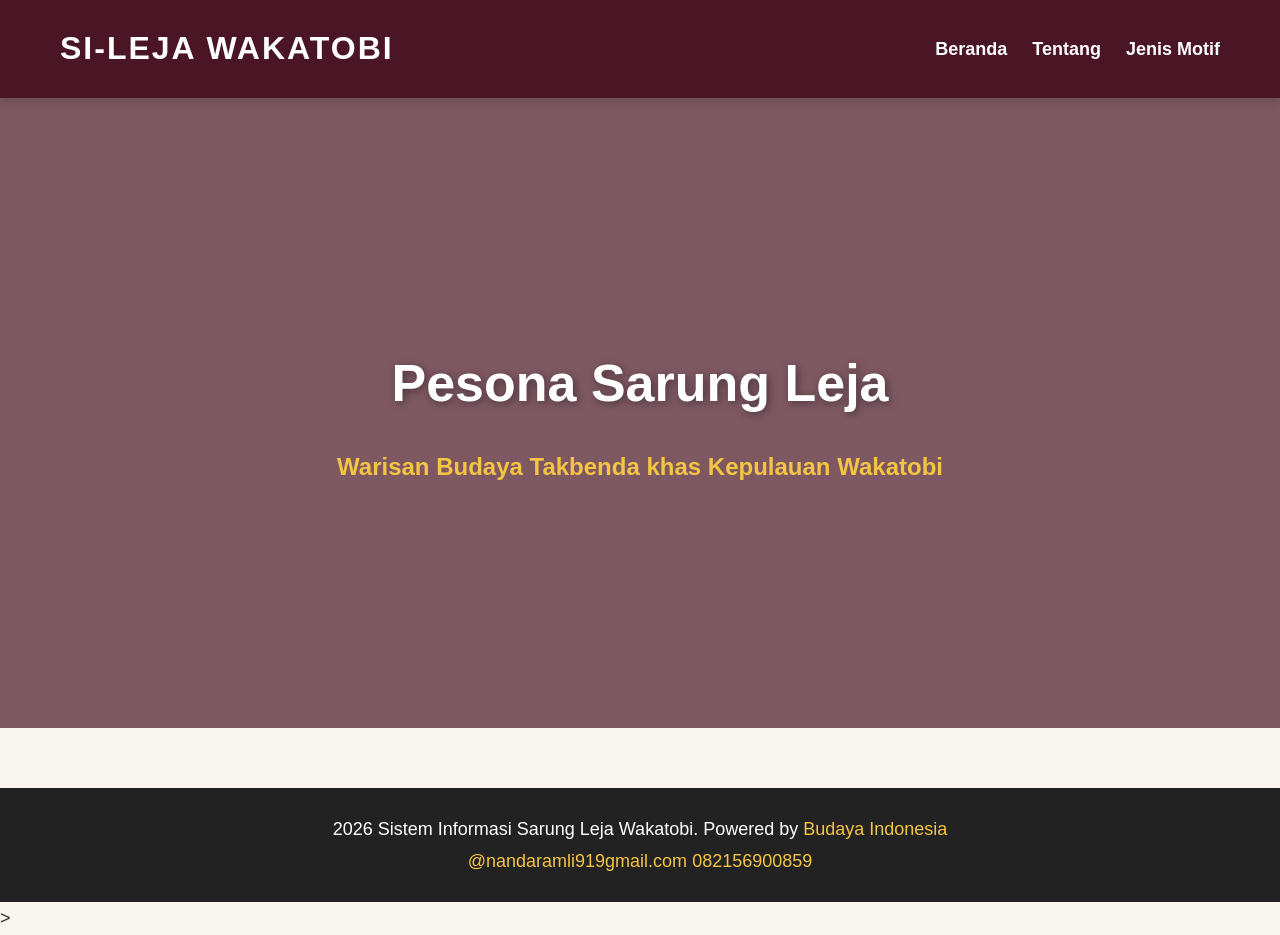
<file: index.html>
<!DOCTYPE html>
<html lang="id">
<head>
    <meta charset="UTF-8">
    <meta name="viewport" content="width=device-width, initial-scale=1.0">
    <title>NANDARAMLI Sarung Leja - Wakatobi</title>
    <link rel="stylesheet" href="style.css.css">
</head>
<body>

    <header id="home">
        <h1>SI-LEJA WAKATOBI</h1>
        <nav>
            <ul>
                <li>
                    <LI class="active">
                        <a href="HOME.HTML">Beranda</a>
                    </li>
                <li class="li active">
                    <a href="TENTANG.HTML">Tentang</a>
                </li>
                <li class="li active">
                    <a href="MOTIF.HTML">Jenis Motif</a>
                </li>
            </ul>
        </nav>
    </header>

    <div class="hero">
        <h2>Pesona Sarung Leja</h2>
        <p>Warisan Budaya Takbenda khas Kepulauan Wakatobi</p>
    </div>

  
     

    </div>
    

    <footer>
        <p> 2026 Sistem Informasi Sarung Leja Wakatobi. Powered by <span>Budaya Indonesia</span></p> 
        <span>@nandaramli919gmail.com</span> <span>082156900859</span>
    </footer>

    
</body>
</html>>
</file>
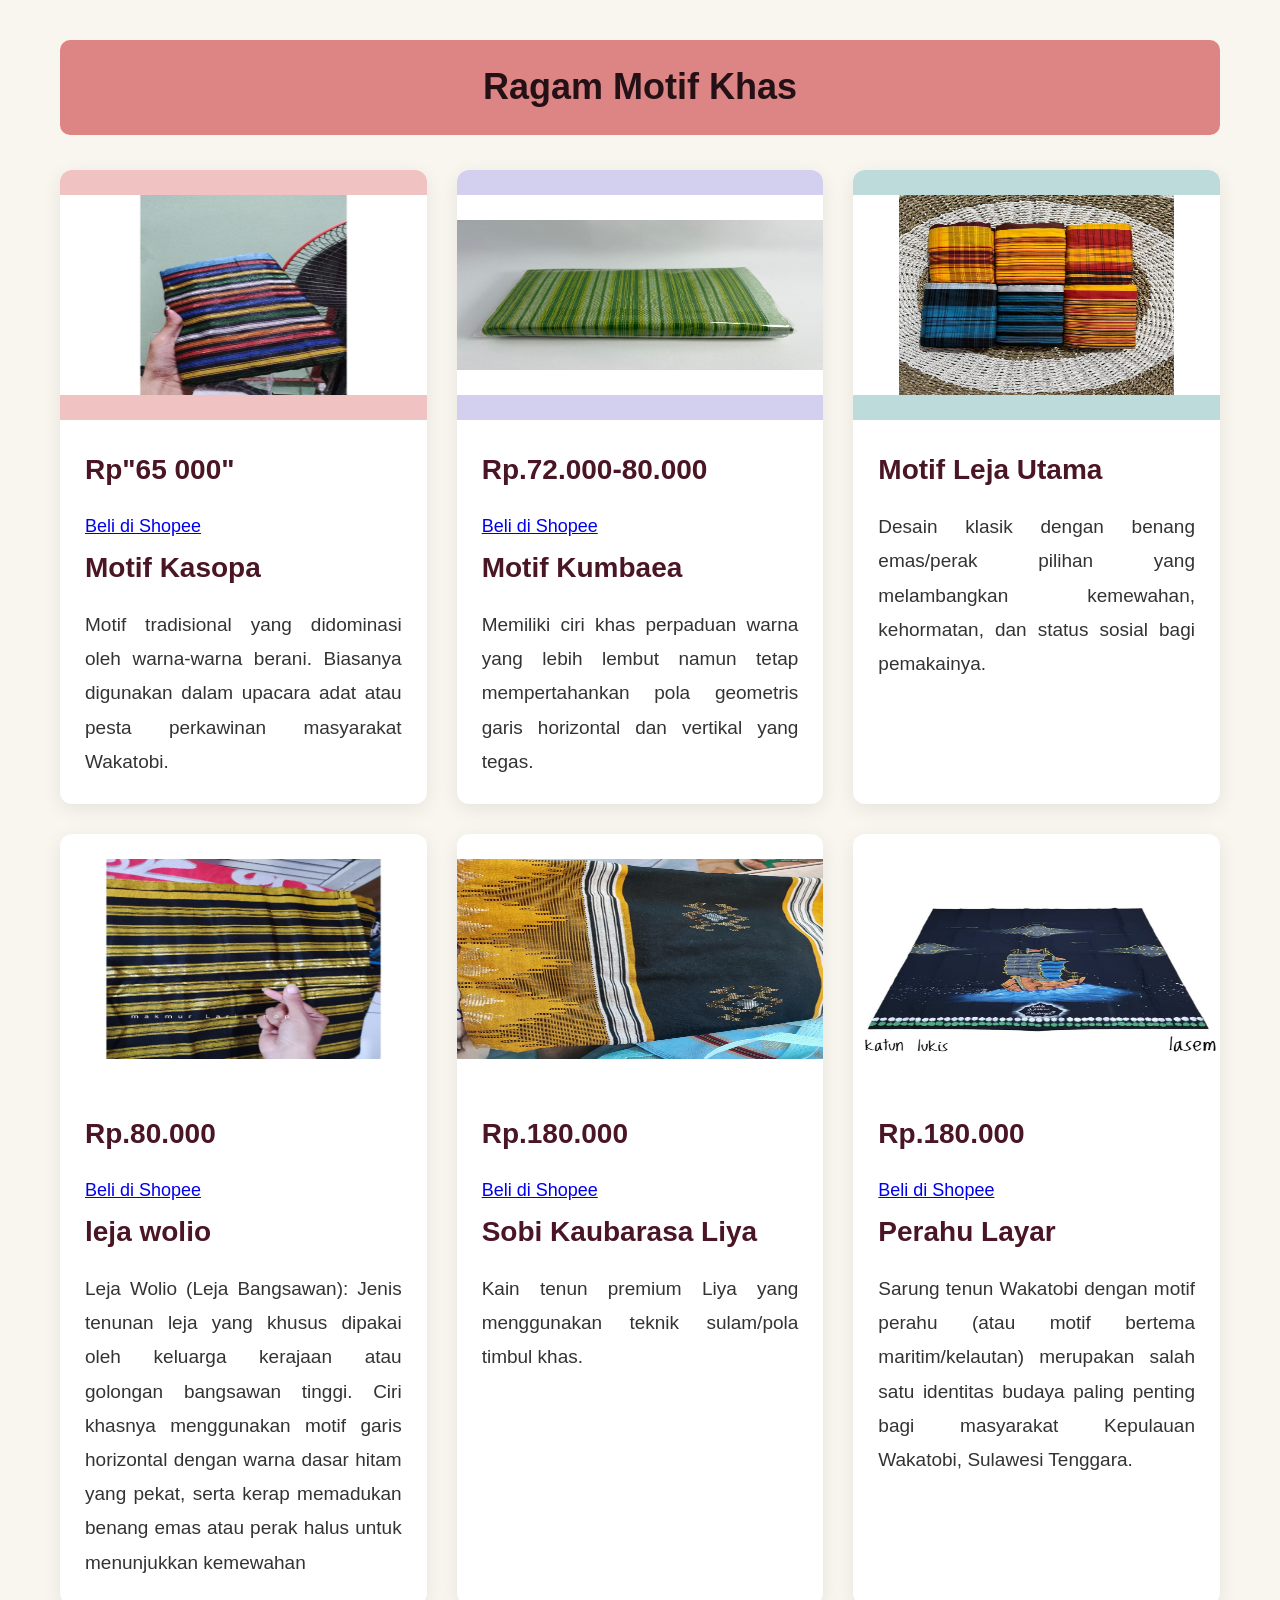
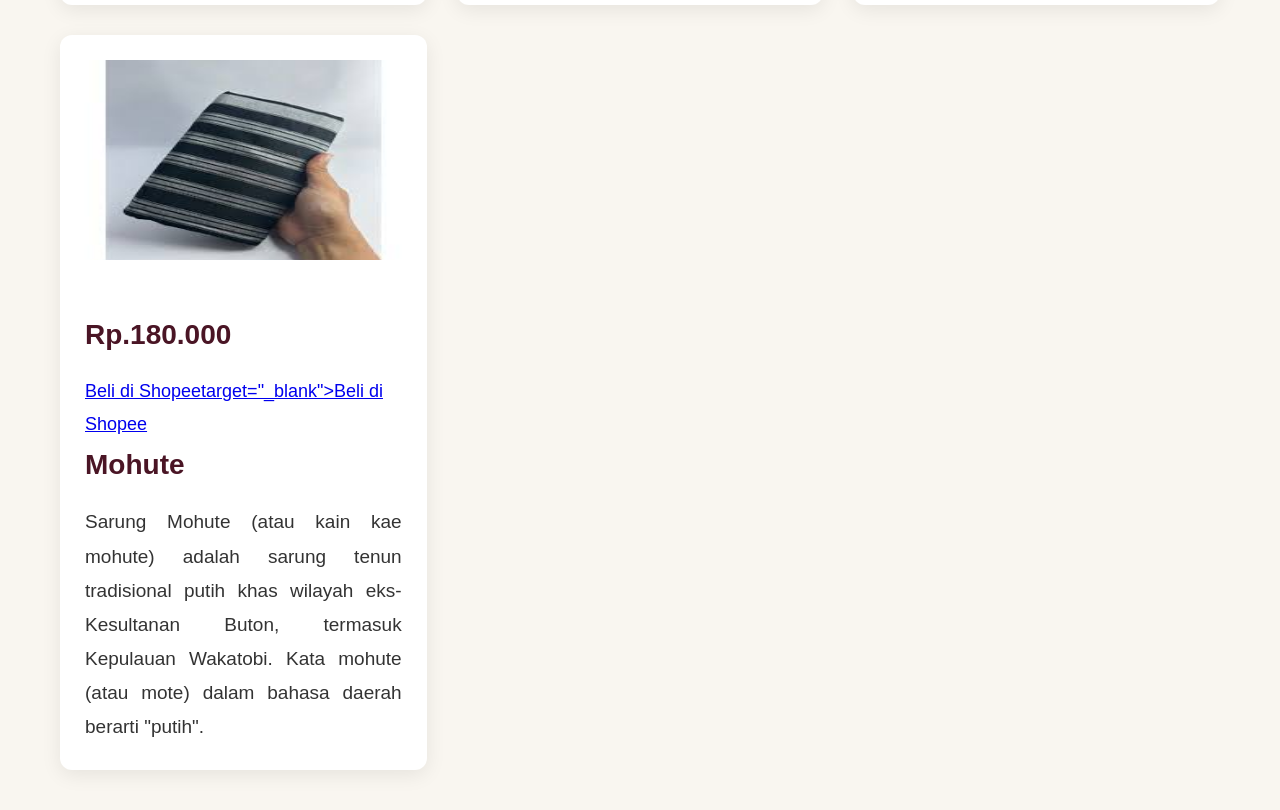
<file: MOTIF.HTML>
<html>
    <head>
        <title>Jenis motif</title>
        <link rel="stylesheet" href="style.css.css">
    </head>
    <body>
        <div class="container">
       <section id="motif">
            <h2 class="motif-title">Ragam Motif Khas</h2>

            <div class="grid-motif">
                <div class="card">
                    <div class="card-img bg-motif1">
                    <img src="kasopa.jpg" width="380" height="200" alt="motif kasopa">
                    </div>
                    <div class="card-content">
                         <h4>Rp"65 000"</h4>
                          <a href="https://shopee.co.id/Sarung-Tenun-Buton-Wakatobi-Sarung-Muna-Bahan-Katun-Halus-Motif-Kotak-Pria-i.1432863638.55354480984" target="_blank">Beli di Shopee</a>
                        <h4>Motif Kasopa</h4>
                        <p>Motif tradisional yang didominasi oleh warna-warna berani. Biasanya digunakan dalam upacara adat atau pesta perkawinan masyarakat Wakatobi.</p>
                    </div>
                </div>

                <div class="card">
                    <div class="card-img bg-motif2">
                       <img src="leja kumbaea.jpg" width="380" height="200" alt="motif kumbaea">
                    </div>
                    <div class="card-content">
                        <h4>Rp.72.000-80.000</h4>
                         <a href="https://shopee.co.id/Sarung-Buton-Muna-Wakatobi-Motif-Leja-%28Salur%29-%E2%80%93-Sarung-Tradisional-Wanita-Elegan-i.1432863638.41177937331" target="_blank">Beli di Shopee</a>
                        <h4>Motif Kumbaea</h4>
                        <p>Memiliki ciri khas perpaduan warna yang lebih lembut namun tetap mempertahankan pola geometris garis horizontal dan vertikal yang tegas.</p>
                    </div>
                </div>

                <div class="card">
                    <div class="card-img bg-motif3">
                         <img src="leja utama.jpg" width="380" height="200" alt="motif leja utama">
                    </div>
                    <div class="card-content">
                        <h4>Motif Leja Utama</h4>
                        <p>Desain klasik dengan benang emas/perak pilihan yang melambangkan kemewahan, kehormatan, dan status sosial bagi pemakainya.</p>
                    </div>
                </div>
                <div class="card">
                    <div class="card-img bg-motif4">
                         <img src="leja wolio.jpg" width="380" height="200" alt="motif leja wolio">
                    </div>
                    <div class="card-content">
                        <h4>Rp.80.000</h4>
                        <a href="https://shopee.co.id/sarung-buton-mengkilat-i.306562587.25852642210" target="_blank">Beli di Shopee</a>        
                        <h4>leja wolio</h4>
                           <p>Leja Wolio (Leja Bangsawan): Jenis tenunan leja yang khusus dipakai oleh keluarga kerajaan atau golongan bangsawan tinggi. Ciri khasnya menggunakan motif garis horizontal dengan warna dasar hitam yang pekat, serta kerap memadukan benang emas atau perak halus untuk menunjukkan kemewahan</p>
                     </div>
                </div>
                <div class="card ">
                    <div class="card-img bg-motif5">
                         <img src="sobi kaubarasa liya.png" width="380" height="200" alt="motif leja wolio">
                    </div>
                    <div class="card-content">
                        <h4>Rp.180.000</h4>
                        <a href="https://shopee.co.id/NIYA-TENUN-Kain-Tenun-Jepara-Sulam-Bordir-Parungki-Khas-Adat-Tradisional-Motif-Toraja-i.549564772.29504755064" target="_blank">Beli di Shopee</a>        
                        <h4>Sobi Kaubarasa Liya</h4>
                        <p>Kain tenun premium Liya yang menggunakan teknik sulam/pola timbul khas.</p>
                     </div>
              </div>
                <div class="card ">
                    <div class="card-img bg-motif6">
                         <img src="perahu layar.jpg" width="380" height="200" alt="motif leja wolio">
                    </div>
                    <div class="card-content">
                        <h4>Rp.180.000</h4>
                        <a href="https://shopee.co.id/Sarung-Motif-Kapal-Layar-Bahan-Katun-Asli-Sarung-Dewasa-Sarung-Lukis-Ornamen-i.64900842.42404207372" target="_blank">Beli di Shopee</a>        
                        <h4>Perahu Layar</h4>
                        <p>Sarung tenun Wakatobi dengan motif perahu (atau motif bertema maritim/kelautan) merupakan salah satu identitas budaya paling penting bagi masyarakat Kepulauan Wakatobi, Sulawesi Tenggara.</p>
                    </div>
                </div>
                  <div class="card ">
                    <div class="card-img bg-motif7">
                         <img src="mohute.jpg" width="380" height="200" alt="motif leja wolio">
                    </div>
                    <div class="card-content">
                        <h4>Rp.180.000</h4>
                        <a href="https://shopee.co.id/sarung-Buton-Sarung-Muna-Sarung-Wakatobi-i.1432863638.47854446454"  target="_blank">Beli di Shopeetarget="_blank">Beli di Shopee  </a>        
                        <h4>Mohute</h4>
                        <p>Sarung Mohute (atau kain kae mohute) adalah sarung tenun tradisional putih khas wilayah eks-Kesultanan Buton, termasuk Kepulauan Wakatobi. Kata mohute (atau mote) dalam bahasa daerah berarti "putih".</p>
                    </div>
                    
        </section> 
    </body>
</html>
</file>
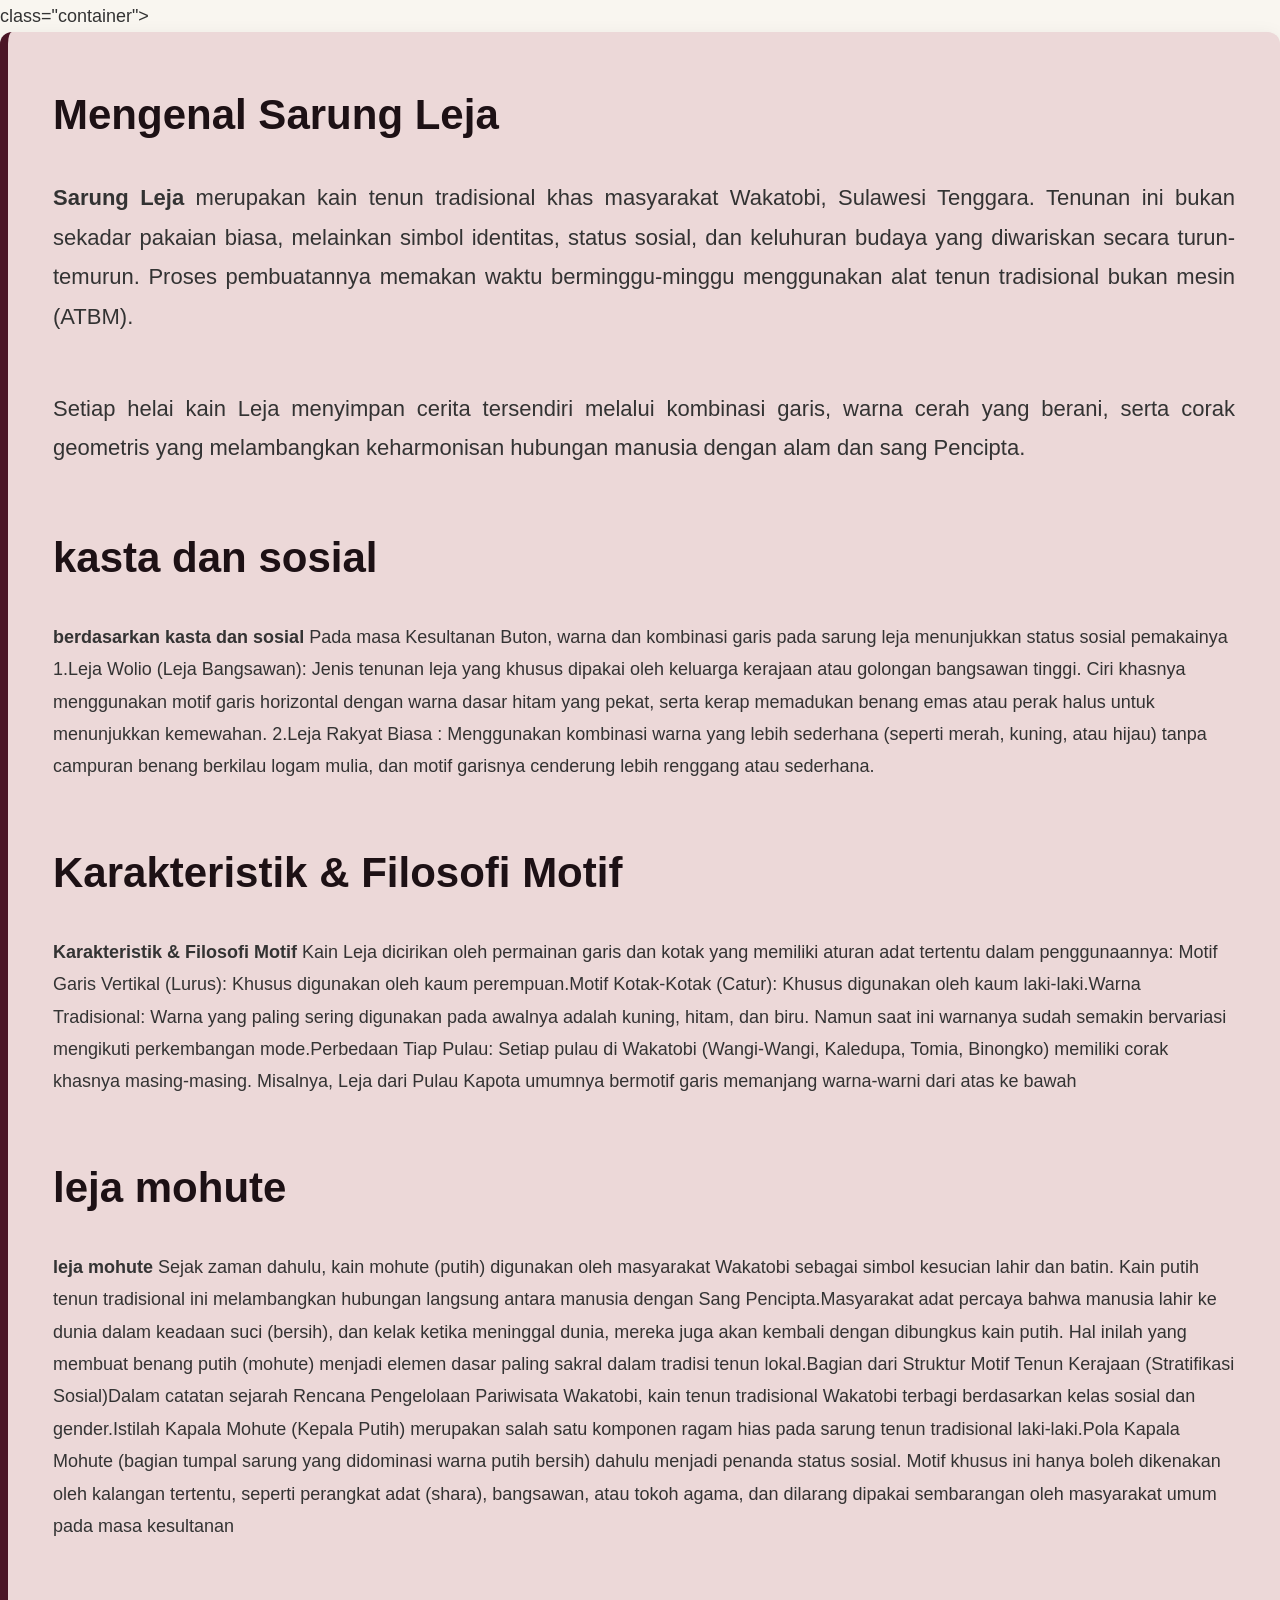
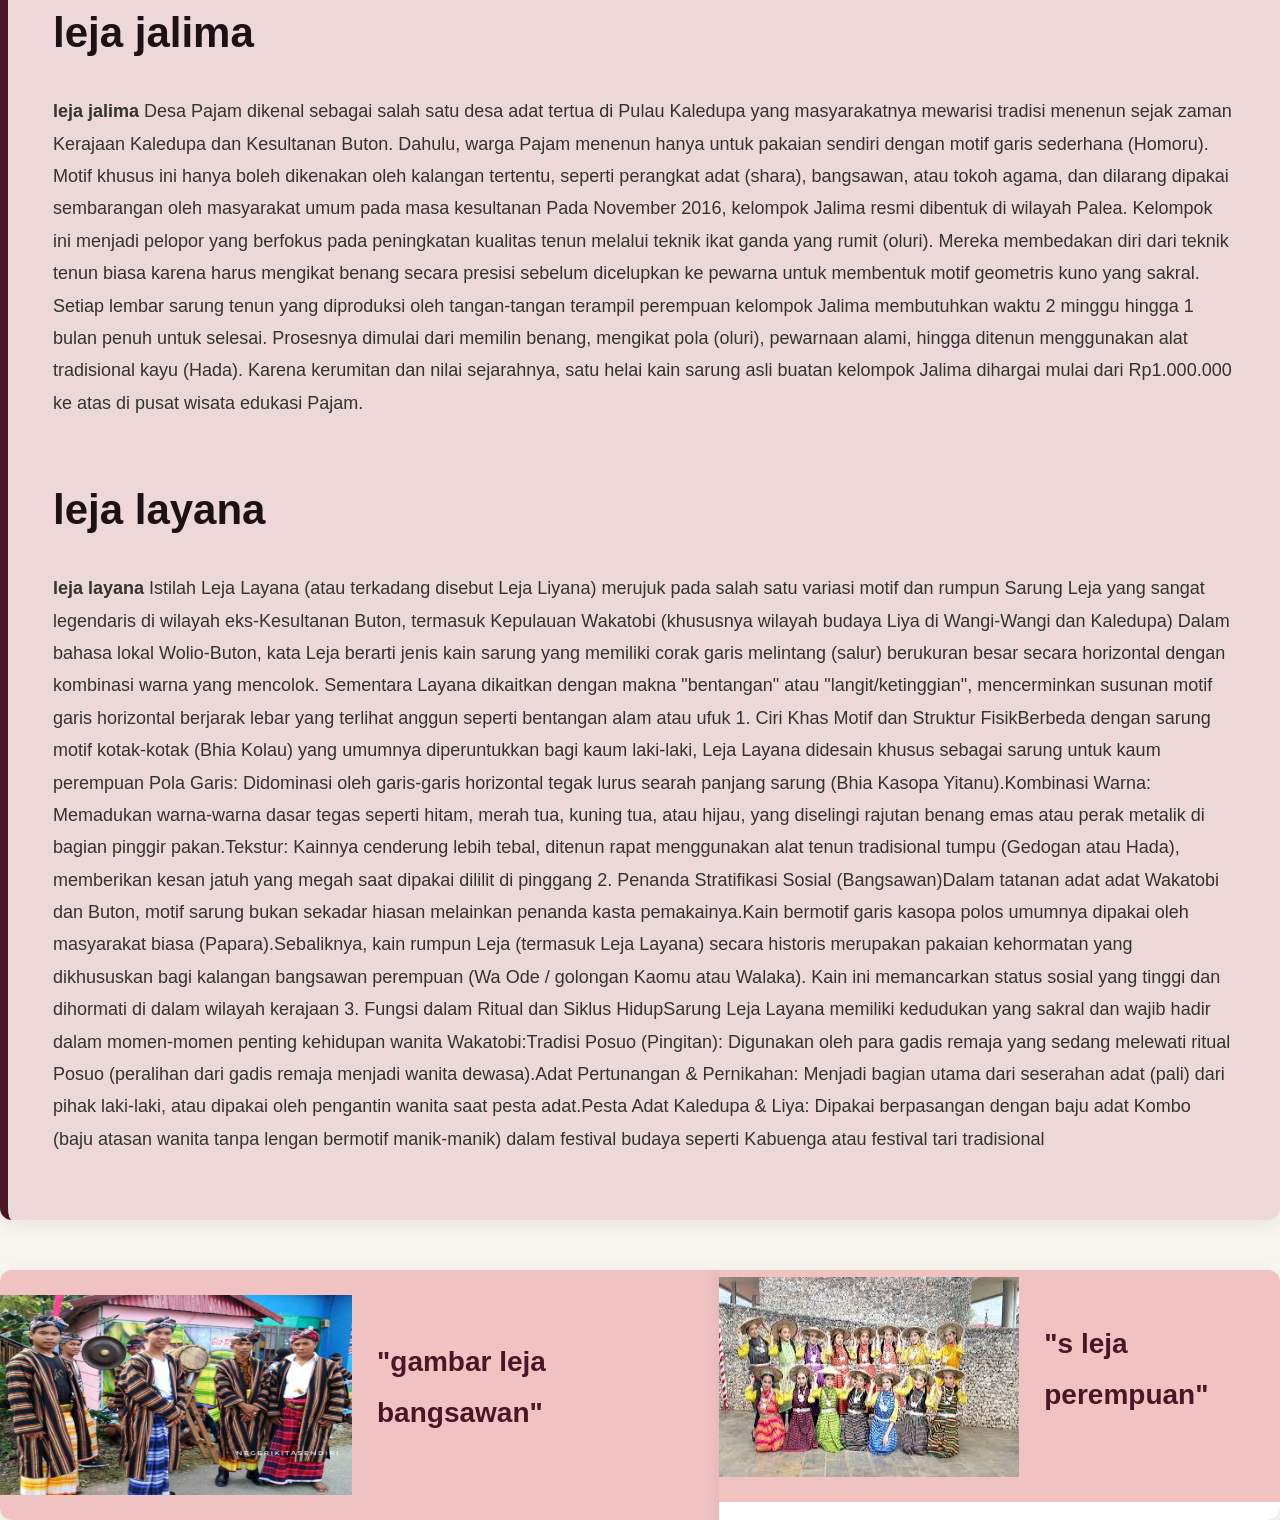
<file: TENTANG.HTML>
<html>
    <head>
        <title>TENTANG</title>
         <link rel="stylesheet" href="style.css.css">
    </head>
    <body>
        class="container">

        <section id="tentang" class="tentang">
            <h3>Mengenal Sarung Leja</h3>
            <p>
                <strong>Sarung Leja</strong> merupakan kain tenun tradisional khas masyarakat Wakatobi, Sulawesi Tenggara.
                Tenunan ini bukan sekadar pakaian biasa, melainkan simbol identitas, status sosial, dan keluhuran budaya
                yang diwariskan secara turun-temurun. Proses pembuatannya memakan waktu berminggu-minggu menggunakan alat tenun tradisional bukan mesin (ATBM).

            </p>
            <br>
            <p>
                Setiap helai kain Leja menyimpan cerita tersendiri melalui kombinasi garis, warna cerah yang berani,
                serta corak geometris yang melambangkan keharmonisan hubungan manusia dengan alam dan sang Pencipta.
           
            </p>
            <br>
             <h3>kasta dan sosial</h3>
                <strong>berdasarkan kasta dan sosial</strong>
                Pada masa Kesultanan Buton, warna dan kombinasi garis pada sarung leja menunjukkan status sosial pemakainya
                1.Leja Wolio (Leja Bangsawan): Jenis tenunan leja yang khusus dipakai oleh keluarga kerajaan atau golongan bangsawan tinggi. Ciri khasnya menggunakan motif garis horizontal dengan warna dasar hitam yang pekat, serta kerap memadukan benang emas atau perak halus untuk menunjukkan kemewahan.
                2.Leja Rakyat Biasa : Menggunakan kombinasi warna yang lebih sederhana (seperti merah, kuning, atau hijau) tanpa campuran benang berkilau logam mulia, dan motif garisnya cenderung lebih renggang atau sederhana.
            <br>
            <p>

                 </p>
            <br>
             <h3>Karakteristik & Filosofi Motif</h3>
                <strong>Karakteristik & Filosofi Motif</strong>
                Kain Leja dicirikan oleh permainan garis dan kotak yang memiliki aturan adat tertentu dalam penggunaannya:
                Motif Garis Vertikal (Lurus): Khusus digunakan oleh kaum perempuan.Motif Kotak-Kotak (Catur): Khusus digunakan oleh kaum laki-laki.Warna Tradisional: Warna yang paling sering digunakan pada awalnya adalah kuning, hitam, dan biru. Namun saat ini warnanya sudah semakin bervariasi mengikuti perkembangan mode.Perbedaan Tiap Pulau: Setiap pulau di Wakatobi (Wangi-Wangi, Kaledupa, Tomia, Binongko) memiliki corak khasnya masing-masing. Misalnya, Leja dari Pulau Kapota umumnya bermotif garis memanjang warna-warni dari atas ke bawah
            <br>
            <p>

                
              </p>
            <br>
             <h3>leja mohute</h3>
                <strong>leja mohute</strong>
                Sejak zaman dahulu, kain mohute (putih) digunakan oleh masyarakat Wakatobi sebagai simbol kesucian lahir dan batin. Kain putih tenun tradisional ini melambangkan hubungan langsung antara manusia dengan Sang Pencipta.Masyarakat adat percaya bahwa manusia lahir ke dunia dalam keadaan suci (bersih), dan kelak ketika meninggal dunia, mereka juga akan kembali dengan dibungkus kain putih. 
                Hal inilah yang membuat benang putih (mohute) menjadi elemen dasar paling sakral dalam tradisi tenun lokal.Bagian dari Struktur Motif Tenun Kerajaan (Stratifikasi Sosial)Dalam catatan sejarah Rencana Pengelolaan Pariwisata Wakatobi, kain tenun tradisional Wakatobi terbagi berdasarkan kelas sosial dan gender.Istilah Kapala Mohute (Kepala Putih) merupakan salah satu komponen ragam hias pada sarung tenun tradisional laki-laki.Pola Kapala Mohute (bagian tumpal sarung yang didominasi warna putih bersih) dahulu menjadi penanda status sosial. 
                Motif khusus ini hanya boleh dikenakan oleh kalangan tertentu, seperti perangkat adat (shara), bangsawan, atau tokoh agama, dan dilarang dipakai sembarangan oleh masyarakat umum pada masa kesultanan
             <br>
            <p>

                   </p>
            <br>
             <h3>leja jalima</h3>
                <strong>leja jalima</strong>
               Desa Pajam dikenal sebagai salah satu desa adat tertua di Pulau Kaledupa yang masyarakatnya mewarisi tradisi menenun sejak zaman Kerajaan Kaledupa dan Kesultanan Buton. Dahulu, warga Pajam menenun hanya untuk pakaian sendiri dengan motif garis sederhana (Homoru).
                Motif khusus ini hanya boleh dikenakan oleh kalangan tertentu, seperti perangkat adat (shara), bangsawan, atau tokoh agama, dan dilarang dipakai sembarangan oleh masyarakat umum pada masa kesultanan
           Pada November 2016, kelompok Jalima resmi dibentuk di wilayah Palea. Kelompok ini menjadi pelopor yang berfokus pada peningkatan kualitas tenun melalui teknik ikat ganda yang rumit (oluri). Mereka membedakan diri dari teknik tenun biasa karena harus mengikat benang secara presisi sebelum dicelupkan ke pewarna untuk membentuk motif geometris kuno yang sakral.
           Setiap lembar sarung tenun yang diproduksi oleh tangan-tangan terampil perempuan kelompok Jalima membutuhkan waktu 2 minggu hingga 1 bulan penuh untuk selesai. Prosesnya dimulai dari memilin benang, mengikat pola (oluri), pewarnaan alami, hingga ditenun menggunakan alat tradisional kayu (Hada). Karena kerumitan dan nilai sejarahnya, satu helai kain sarung asli buatan kelompok Jalima dihargai mulai dari Rp1.000.000 ke atas di pusat wisata edukasi Pajam.

                <br>
            
            <p>
                
                   </p>
            <br>
             <h3>leja layana</h3>
                <strong>leja layana</strong>
              Istilah Leja Layana (atau terkadang disebut Leja Liyana) merujuk pada salah satu variasi motif dan rumpun Sarung Leja yang sangat legendaris di wilayah eks-Kesultanan Buton, termasuk Kepulauan Wakatobi (khususnya wilayah budaya Liya di Wangi-Wangi dan Kaledupa)
              Dalam bahasa lokal Wolio-Buton, kata Leja berarti jenis kain sarung yang memiliki corak garis melintang (salur) berukuran besar secara horizontal dengan kombinasi warna yang mencolok. Sementara Layana dikaitkan dengan makna "bentangan" atau "langit/ketinggian", mencerminkan susunan motif garis horizontal berjarak lebar yang terlihat anggun seperti bentangan alam atau ufuk

                1. Ciri Khas Motif dan Struktur FisikBerbeda dengan sarung motif kotak-kotak (Bhia Kolau) yang umumnya diperuntukkan bagi kaum laki-laki, Leja Layana didesain khusus sebagai sarung untuk kaum perempuan
                Pola Garis: Didominasi oleh garis-garis horizontal tegak lurus searah panjang sarung (Bhia Kasopa Yitanu).Kombinasi Warna: Memadukan warna-warna dasar tegas seperti hitam, merah tua, kuning tua, atau hijau, yang diselingi rajutan benang emas atau perak metalik di bagian pinggir pakan.Tekstur: Kainnya cenderung lebih tebal, ditenun rapat menggunakan alat tenun tradisional tumpu (Gedogan atau Hada), memberikan kesan jatuh yang megah saat dipakai dililit di pinggang
                2. Penanda Stratifikasi Sosial (Bangsawan)Dalam tatanan adat adat Wakatobi dan Buton, motif sarung bukan sekadar hiasan melainkan penanda kasta pemakainya.Kain bermotif garis kasopa polos umumnya dipakai oleh masyarakat biasa (Papara).Sebaliknya, kain rumpun Leja (termasuk Leja Layana) secara historis merupakan pakaian kehormatan yang dikhususkan bagi kalangan bangsawan perempuan (Wa Ode / golongan Kaomu atau Walaka). Kain ini memancarkan status sosial yang tinggi dan dihormati di dalam wilayah kerajaan
                3. Fungsi dalam Ritual dan Siklus HidupSarung Leja Layana memiliki kedudukan yang sakral dan wajib hadir dalam momen-momen penting kehidupan wanita Wakatobi:Tradisi Posuo (Pingitan): Digunakan oleh para gadis remaja yang sedang melewati ritual Posuo (peralihan dari gadis remaja menjadi wanita dewasa).Adat Pertunangan & Pernikahan: Menjadi bagian utama dari seserahan adat (pali) dari pihak laki-laki, atau dipakai oleh pengantin wanita saat pesta adat.Pesta Adat Kaledupa & Liya: Dipakai berpasangan dengan baju adat Kombo (baju atasan wanita tanpa lengan bermotif manik-manik) dalam festival budaya seperti Kabuenga atau festival tari tradisional
                
            <br>
            
            <p>
        </section>
      
 <div class="grid-motif">
                <div class="card">
                    <div class="card-img bg-motif1">
                    <img src="bangsawan.jpeg" width="380" height="200" alt="motif kasopa">
                     <div class="card-content">
                         <h4>"gambar leja bangsawan"</h4>
                </div>
                <div class="grid-motif">
                <div class="card">
                    <div class="card-img bg-motif1">
                    <img src="leja perempuan.jpg" width="300" height="200" alt="motif kasopa">
                     <div class="card-content">
                         <h4>"s leja perempuan"</h4>
                    </div>
                </div>
                  <br>
            </div> 
            </div>
            
            </body>

</html>
</file>
<file: style.css.css>
/* ==========================
   RESET
========================== */
*{
    margin:0;
    padding:0;
    box-sizing:border-box;
    font-family:'Segoe UI',Tahoma,Geneva,Verdana,sans-serif;
}

html{
    scroll-behavior:smooth;
}

body{
    background:#f9f6f0;
    color:#333;
    line-height:1.8;
    font-size:18px;
}

/* ==========================
   HEADER
========================== */

header{
    background:#4a1525;
    color:white;
    display:flex;
    justify-content:space-between;
    align-items:center;
    padding:20px 60px;
    position:sticky;
    top:0;
    z-index:999;
    box-shadow:0 4px 10px rgba(0,0,0,.15);
}

header h1{
    font-size:32px;
    letter-spacing:2px;
}

nav ul{
    display:flex;
    list-style:none;
    gap:25px;
}

nav ul li a{
    color:white;
    text-decoration:none;
    font-size:18px;
    font-weight:bold;
    transition:.3s;
}

nav ul li a:hover{
    color:#f4c542;
}

/* ==========================
   HERO
========================== */

.hero{
    background:
    linear-gradient(rgba(74,21,37,.7),rgba(74,21,37,.7)),
    url("https://images.unsplash.com/photo-1617627143750-d86bc21e42bb?ixlib=rb-4.0.3")
    center/cover no-repeat;

    height:70vh;

    display:flex;
    flex-direction:column;
    justify-content:center;
    align-items:center;

    text-align:center;

    padding:30px;
}

.hero h2{
    color:white;
    font-size:52px;
    margin-bottom:15px;
    text-shadow:2px 2px 8px rgba(0,0,0,.4);
}

.hero p{
    color:#f4c542;
    font-size:24px;
    font-weight:bold;
}

/* ==========================
   CONTAINER
========================== */

.container{
    max-width:1200px;
    margin:auto;
    padding:40px 20px;
}

/* ==========================
   TENTANG
========================== */

.tentang{
    background:#ecd8d8;
    padding:45px;
    border-left:8px solid #4a1525;
    border-radius:12px;
    box-shadow:0 5px 20px rgba(0,0,0,.08);
    margin-bottom:50px;
}

.tentang h3{
    font-size:42px;
    color:#1d1115;
    margin-bottom:25px;
}

.tentang p{
    font-size:22px;
    text-align:justify;
    margin-bottom:20px;
    overflow-wrap:break-word;
}

/* ==========================
   JUDUL MOTIF
========================== */

.motif-title{
    background:#dd8484;
    padding:15px;
    text-align:center;
    border-radius:10px;
    font-size:36px;
    color:#241116;
    margin-bottom:35px;
}

/* ==========================
   GRID
========================== */

.grid-motif{
    display:grid;
    grid-template-columns:repeat(auto-fit,minmax(320px,1fr));
    gap:30px;
}

/* ==========================
   CARD
========================== */

.card{
    background:white;
    border-radius:12px;
    overflow:hidden;
    box-shadow:0 5px 20px rgba(0,0,0,.08);
    transition:.3s;
}

.card:hover{
    transform:translateY(-8px);
}

.card-img{
    width:100%;
    height:250px;

    display:flex;
    justify-content:center;
    align-items:center;

    background-size:cover;
    background-position:center;

    color:white;
    font-size:20px;
    font-weight:bold;
}

.bg-motif1{
    background:#f1c2c2;
}

.bg-motif2{
    background:#d3cfef;
}

.bg-motif3{
    background:#bedbdb;
}

.card-content{
    padding:25px;
}

.card-content h4{
    color:#4a1525;
    font-size:28px;
    margin-bottom:15px;
}

.card-content p{
    font-size:19px;
    text-align:justify;
}

/* ==========================
   FOOTER
========================== */

footer{
    background:#222;
    color:white;
    text-align:center;
    padding:25px;
    margin-top:60px;
    font-size:18px;
}

footer span{
    color:#f4c542;
}

/* ==========================
   TABLET
========================== */

@media screen and (max-width:992px){

header{
    padding:20px 30px;
}

.hero h2{
    font-size:44px;
}

.tentang h3{
    font-size:36px;
}

}

/* ==========================
   HP
========================== */

@media screen and (max-width:768px){

body{
    font-size:20px;
}

header{
    flex-direction:column;
    text-align:center;
    padding:20px;
}

header h1{
    font-size:34px;
    margin-bottom:15px;
}

nav ul{
    flex-wrap:wrap;
    justify-content:center;
    gap:15px;
}

nav ul li a{
    font-size:20px;
}

.hero{
    height:auto;
    min-height:70vh;
    padding:40px 20px;
}

.hero h2{
    font-size:42px;
    line-height:1.3;
}

.hero p{
    font-size:22px;
}

.container{
    width:100%;
    padding:20px 15px;
}

.tentang{
    padding:25px;
}

.tentang h3{
    font-size:40px;
}

.tentang p{
    font-size:22px;
    line-height:1.9;
}

.motif-title{
    font-size:34px;
}

.grid-motif{
    grid-template-columns:1fr;
}

.card-img{
    height:250px;
}

.card-content h4{
    font-size:30px;
}

.card-content p{
    font-size:21px;
}

footer{
    font-size:18px;
}

}

/* ==========================
   HP KECIL
========================== */

@media screen and (max-width:480px){

header h1{
    font-size:28px;
}

.hero h2{
    font-size:34px;
}

.hero p{
    font-size:20px;
}

.tentang h3{
    font-size:34px;
}

.tentang p{
    font-size:20px;
}

.motif-title{
    font-size:28px;
}

.card-content h4{
    font-size:26px;
}

.card-content p{
    font-size:19px;
}

}
</file>
